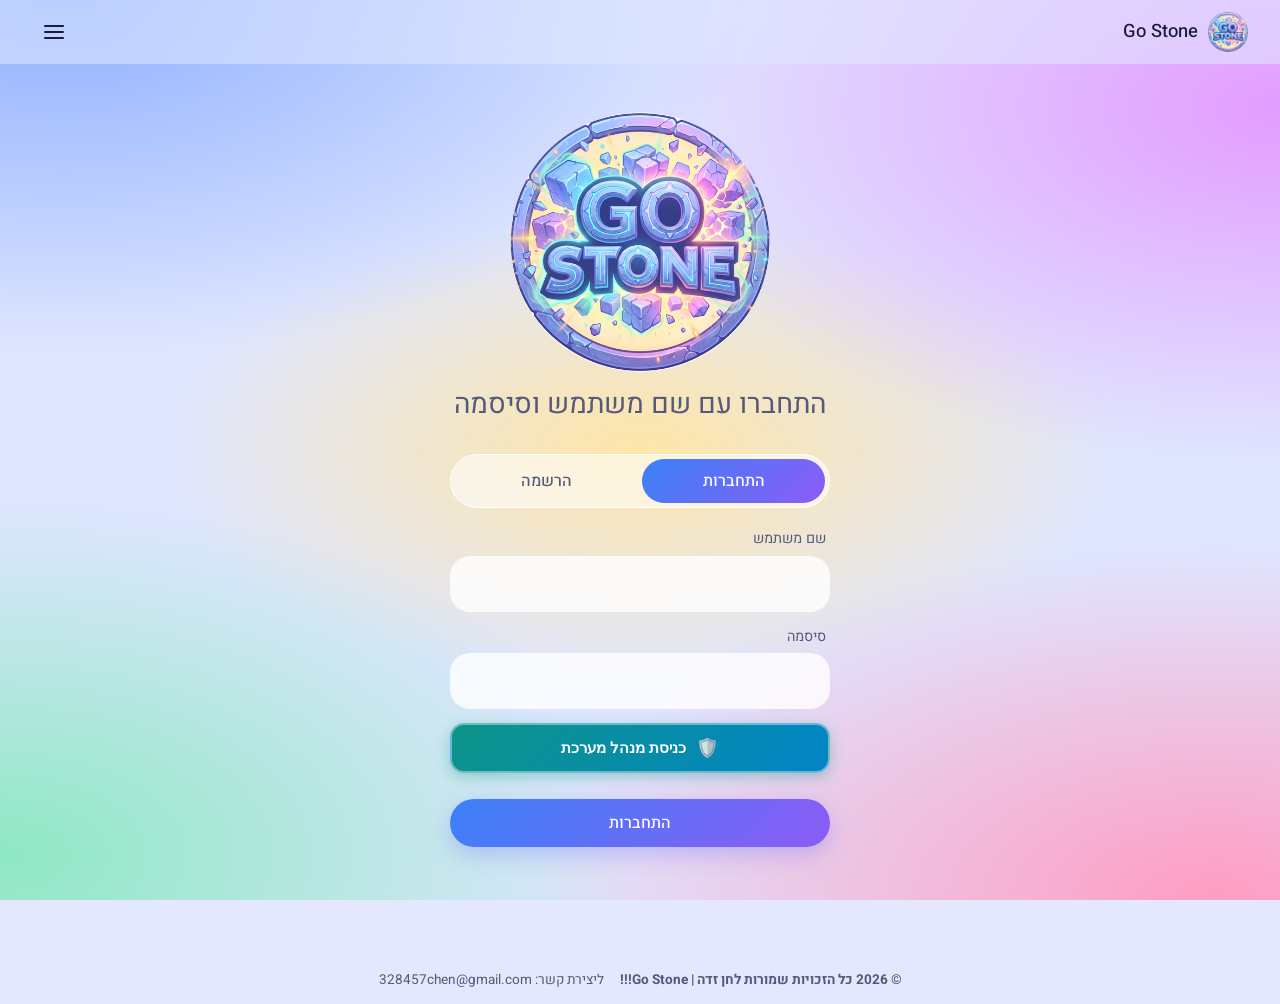
<file: index.html>
<!DOCTYPE html>
<html lang="he" dir="rtl">
<head>
  <meta charset="UTF-8">
  <meta name="viewport" content="width=device-width, initial-scale=1">
  <meta name="google-site-verification" content="g36psNEKTGwYKXlxQphGKhOUZQayy9CR2XFiNXkLKdQ" />
  <meta name="description" content="Go Stone!!! הוא משחק חשיבה ופאזל בלוקים מודרני בדפדפן. גררו צורות ללוח, השלימו שורות ושיברו שיאים בחינם!" />
  <meta name="keywords" content="Go Stone, משחק בלוקים, פאזל, משחק חשיבה, block puzzle, משחקי דפדפן, משחק בחינם">
  <meta property="og:title" content="Go Stone!!! - משחק פאזל בלוקים">
<meta property="og:description" content="שחקו עכשיו ב-Go Stone!!! - משחק חשיבה מאתגר בדפדפן!">
<meta property="og:image" content="https://328457chen-cyber.github.io/Go-Stone-Game/images/logo-nav.png">
<meta property="og:url" content="https://328457chen-cyber.github.io/Go-Stone-Game/">
<meta property="og:type" content="website">
  <title>Go Stone!!! - כניסה</title>
  <link rel="icon" href="images/favicon.ico" sizes="any">
<link rel="icon" type="image/png" sizes="32x32" href="images/favicon-32.png">
<link rel="apple-touch-icon" href="images/apple-touch-icon.png">
  <link rel="stylesheet" href="styles/style.css">
</head>
<body>
  <header class="topbar auth-topbar">
    <a class="brand" href="index.html">
      <img class="brand-logo" src="images/logo-nav.png" alt="">
      <span>Go Stone</span>
    </a>
    <button type="button" class="burger" id="authMenuBtn" aria-label="פתיחת תפריט" aria-expanded="false" aria-controls="authMenu">
      <span></span><span></span><span></span>
    </button>
    <nav class="nav-links" id="authMenu" aria-label="תפריט ראשי">
      <span class="nav-user">שלום, אורח</span>
      <button type="button" class="auth-menu-link" data-auth-mode="login">התחברות</button>
      <button type="button" class="auth-menu-link" data-auth-mode="register">הרשמה</button>
    </nav>
  </header>

  <main class="auth">
   

    <img class="logo-hero" src="images/logo.png" alt="Go Stone" width="260" height="260">
<h1 class="visually-hidden">Go Stone</h1>
    <p class="sub" id="authSub">התחברו עם שם משתמש וסיסמה</p>

    <!-- מעבר בין התחברות להרשמה -->
    <div class="tabs" role="tablist">
      <button type="button" class="tab active" data-mode="login" role="tab" aria-selected="true">התחברות</button>
      <button type="button" class="tab" data-mode="register" role="tab" aria-selected="false">הרשמה</button>
    </div>

    <form id="authForm" novalidate>
      <div class="field">
        <label for="username">שם משתמש</label>
        <input type="text" id="username" name="username" autocomplete="username">
      </div>

      <!-- מייל נדרש רק בהרשמה -->
      <div class="field hidden" id="emailField">
        <label for="email">מייל</label>
        <input type="email" id="email" name="email" autocomplete="email" inputmode="email" dir="ltr">
      </div>

      <div class="field">
        <label for="password">סיסמה</label>
        <input type="password" id="password" name="password" autocomplete="current-password" dir="ltr">
      </div>

     <button type="button" class="btn-admin-login" id="adminLoginBtn">
  <span class="admin-icon">🛡️</span>
  <span>כניסת מנהל מערכת</span>
</button>
      <button type="submit" class="btn primary" id="submitBtn">התחברות</button>
      <p id="authMessage" class="message" role="alert"></p>
    </form>
  </main>

  <script src="scripts/storage.js"></script>
  <script src="scripts/auth.js"></script>
 <footer class="site-footer">
  <strong>© 2026 כל הזכויות שמורות לחן זדה | Go Stone!!!</strong>
  <p>ליצירת קשר: <a href="mailto:328457chen@gmail.com">328457chen@gmail.com</a></p>
</footer>
</body>
</html>
</file>
<file: styles/style.css>
@import url('https://fonts.googleapis.com/css2?family=Heebo:wght@400;500;700&display=swap');

/* =====================================================
   משתני עיצוב. מצב בהיר כברירת מחדל, ומצב כהה לפי הגדרת המכשיר.
   הפלטה בהשראת Gemini: משטחים שטוחים ורכים, כחול ראשי, ומעבר צבעים
   כחול-סגול-ורוד שמופיע רק בכותרת הברכה ובקוביות.
   ===================================================== */
/* משתני עיצוב. מצב בהיר כברירת מחדל, ומצב כהה לפי הגדרת המכשיר.
   הרקע צבעוני (כתמי צבע רכים), והמשטחים שקופים למחצה כדי שהצבע ייראה מבעדם. */
:root {
  color-scheme: light dark;

  --bg: #e3e8ff;
  --page-bg:
    radial-gradient(75% 55% at 5% 0%, #8fb0ff 0%, transparent 72%),
    radial-gradient(70% 55% at 100% 12%, #e39cff 0%, transparent 72%),
    radial-gradient(75% 55% at 95% 100%, #ff9cc2 0%, transparent 72%),
    radial-gradient(70% 55% at 0% 95%, #8ee8c4 0%, transparent 72%),
    radial-gradient(50% 35% at 50% 50%, #ffe6a8 0%, transparent 75%),
    #dfe6ff;

  --surface: rgba(255, 255, 255, 0.55);
  --surface-2: rgba(255, 255, 255, 0.88);
  --edge: rgba(255, 255, 255, 0.95);
  --surface-input: rgba(255, 255, 255, 0.8);
  --dialog: #ffffff;
  --topbar-bg: rgba(225, 232, 255, 0.55);
  --cell: rgba(99, 102, 241, 0.16);

  --text: #1a1b3a;
  --muted: #565a7a;
  --line: rgba(60, 60, 130, 0.14);

  --primary: #5b5be6;
  --on-primary: #ffffff;
  --primary-container: rgba(99, 102, 241, 0.2);
  --on-primary-container: #1c1f6b;

  --danger: #b3261e;
  --danger-container: #fde1df;
  --on-danger-container: #7a1410;

  --ok: #16a34a;
  --warn: #f59e0b;
  --bad: #ef4444;

  --grad-primary: linear-gradient(135deg, #3b82f6, #8b5cf6);
  --gradient: linear-gradient(to left, #1d4ed8, #6d28d9, #be185d);
  --block: linear-gradient(135deg, #3b82f6, #a855f7);
  --timer: linear-gradient(to left, #ec4899, #8b5cf6, #3b82f6);
  --shadow: 0 8px 22px rgba(99, 102, 241, 0.3);

  --board-gap: 3px;
  --mini: clamp(9px, 4.6vw, 22px);
  --topbar-h: 64px;
}

@media (prefers-color-scheme: dark) {
  :root {
    --bg: #0e0f24;
    --page-bg:
      radial-gradient(55% 45% at 8% 0%, #2d3fb0 0%, transparent 70%),
      radial-gradient(50% 45% at 100% 8%, #7a2bb0 0%, transparent 70%),
      radial-gradient(55% 50% at 90% 100%, #a3285f 0%, transparent 70%),
      radial-gradient(50% 50% at 0% 100%, #0f7a70 0%, transparent 70%),
      #0e0f24;

    --surface: rgba(255, 255, 255, 0.08);
    --surface-2: rgba(255, 255, 255, 0.16);
    --edge: rgba(255, 255, 255, 0.12);
    --surface-input: rgba(255, 255, 255, 0.1);
    --dialog: #1d1e3f;
    --topbar-bg: rgba(14, 15, 36, 0.6);
    --cell: rgba(255, 255, 255, 0.08);

    --text: #f2f2ff;
    --muted: #b6b9dc;
    --line: rgba(255, 255, 255, 0.14);

    --primary: #aab6ff;
    --on-primary: #ffffff;
    --primary-container: rgba(139, 148, 255, 0.3);
    --on-primary-container: #eceeff;

    --danger: #ffb4ab;
    --danger-container: rgba(255, 90, 80, 0.22);
    --on-danger-container: #ffd9d5;

    --ok: #4ade80;
    --warn: #fbbf24;
    --bad: #f87171;

    --shadow: 0 8px 22px rgba(0, 0, 0, 0.4);
    --gradient: linear-gradient(to left, #60a5fa, #a78bfa, #f472b6);
  }
}

* { box-sizing: border-box; margin: 0; padding: 0; }

html { -webkit-text-size-adjust: 100%; -webkit-tap-highlight-color: transparent; }

body {
  font-family: 'Heebo', system-ui, -apple-system, 'Segoe UI', Arial, sans-serif;
  background: var(--bg);
  color: var(--text);
  min-height: 100vh;
  min-height: 100dvh;
  line-height: 1.5;
}

/* שכבת הרקע הצבעוני - קבועה, כך שהיא לא זזה בגלילה */
body::before {
  content: "";
  position: fixed;
  inset: 0;
  z-index: -1;
  background: var(--page-bg);
}

.hidden { display: none !important; }
.muted { color: var(--muted); }
.ltr { direction: ltr; text-align: right; }

a { color: var(--primary); }

:focus-visible {
  outline: 2px solid var(--primary);
  outline-offset: 2px;
}

/* =====================================================
   כותרת ברכה: האלמנט הבולט היחיד
   ===================================================== */
.greeting {
  font-size: clamp(2.2rem, 7vw, 3.5rem);
  font-weight: 500;
  line-height: 1.15;
  letter-spacing: -0.01em;
  background: var(--gradient);
  -webkit-background-clip: text;
  background-clip: text;
  color: transparent;
  padding-bottom: 0.1em;
}

.sub {
  font-size: clamp(1.2rem, 4vw, 1.75rem);
  color: var(--muted);
  font-weight: 400;
  margin-top: 4px;
}

.section-title {
  font-size: 1.1rem;
  font-weight: 500;
  margin: 32px 0 12px;
}



/* =====================================================
   כפתורים
   ===================================================== */
.btn {
  display: inline-flex;
  align-items: center;
  justify-content: center;
  gap: 8px;
  padding: 12px 24px;
  border: none;
  border-radius: 999px;
  font: inherit;
  font-weight: 500;
  cursor: pointer;
  text-decoration: none;
  transition: background-color 0.15s ease, opacity 0.15s ease;
}

.btn.primary { background: var(--grad-primary); color: var(--on-primary); box-shadow: var(--shadow); }
.btn.primary:hover { filter: brightness(1.08); }

.btn.tonal { background: var(--surface-2); color: var(--text); }
.btn.tonal:hover { filter: brightness(0.96); }

.btn.danger { background: var(--danger-container); color: var(--on-danger-container); }
.btn.danger:hover { opacity: 0.85; }

.btn.small { padding: 8px 16px; font-size: 0.9rem; }
.btn.large { padding: 16px 40px; font-size: 1.1rem; }

.icon-btn {
  flex: none;
  width: 40px;
  height: 40px;
  border: none;
  border-radius: 50%;
  background: var(--surface-2);
  color: var(--text);
  font: inherit;
  font-weight: 500;
  cursor: pointer;
}
.icon-btn:hover { filter: brightness(0.95); }

.chips { display: flex; flex-wrap: wrap; gap: 8px; margin-top: 24px; }

.chip {
  padding: 10px 18px;
  border-radius: 999px;
  border: 1px solid var(--line);
  background: var(--surface);
  color: var(--text);
  text-decoration: none;
  font-size: 0.95rem;
}
.chip:hover { background: var(--surface-2); }

.actions { margin-top: 28px; }

/* =====================================================
   סרגל ניווט + המבורגר
   ===================================================== */
.topbar {
  position: sticky;
  top: 0;
  z-index: 50;
  height: var(--topbar-h);
  display: flex;
  align-items: center;
  justify-content: space-between;
  padding: 0 clamp(12px, 4vw, 32px);
  background: var(--topbar-bg);
  -webkit-backdrop-filter: blur(14px);
  backdrop-filter: blur(14px);
}

.brand {
  display: flex;
  align-items: center;
  gap: 10px;
  color: var(--text);
  text-decoration: none;
  font-weight: 500;
  font-size: 1.15rem;
}

.nav-links { display: flex; align-items: center; gap: 4px; }

.nav-links a {
  padding: 8px 16px;
  border-radius: 999px;
  color: var(--text);
  text-decoration: none;
}
.nav-links a:hover { background: var(--surface-2); }
.nav-links a.active { background: var(--grad-primary); color: #fff; }

.nav-user { color: var(--muted); padding: 0 12px; font-size: 0.95rem; }

.burger {
  display: none;               /* מוצג רק במסך צר */
  width: 44px;
  height: 44px;
  border: none;
  border-radius: 50%;
  background: transparent;
  cursor: pointer;
  position: relative;
}
@media (hover: hover) { .burger:hover { background: var(--surface-2); } }

.burger span {
  position: absolute;
  inset-inline-start: 12px;
  width: 20px;
  height: 2px;
  border-radius: 2px;
  background: var(--text);
  transition: transform 0.2s ease, opacity 0.2s ease;
}
.burger span:nth-child(1) { top: 15px; }
.burger span:nth-child(2) { top: 21px; }
.burger span:nth-child(3) { top: 27px; }

.burger.open span:nth-child(1) { transform: translateY(6px) rotate(45deg); }
.burger.open span:nth-child(2) { opacity: 0; }
.burger.open span:nth-child(3) { transform: translateY(-6px) rotate(-45deg); }

.auth-topbar { position: sticky; }
.auth-topbar .burger { display: block; }
.auth-topbar .nav-links {
  display: none;
  position: absolute;
  top: calc(var(--topbar-h) - 4px);
  inset-inline: 12px;
  flex-direction: column;
  align-items: stretch;
  gap: 2px;
  padding: 8px;
  background: var(--dialog);
  border-radius: 24px;
  box-shadow: var(--shadow);
}
.auth-topbar .nav-links.open { display: flex; }
.auth-topbar .nav-links a,
.auth-menu-link {
  display: block;
  width: 100%;
  padding: 12px 16px;
  border: 0;
  border-radius: 999px;
  background: transparent;
  color: var(--text);
  font: inherit;
  text-align: start;
  text-decoration: none;
  cursor: pointer;
}
.auth-topbar .nav-links a:hover,
.auth-menu-link:hover { background: var(--surface-2); }
.auth-topbar .nav-user { padding: 10px 16px 4px; }

@media (max-width: 720px) {
  .burger { display: block; }

  .nav-links {
    display: none;
    position: absolute;
    top: calc(var(--topbar-h) - 4px);
    inset-inline: 12px;
    flex-direction: column;
    align-items: stretch;
    gap: 2px;
    padding: 8px;
    background: var(--dialog);
    border-radius: 24px;
    box-shadow: var(--shadow);
  }
  .nav-links.open { display: flex; }

  .nav-links a { padding: 14px 16px; }
  .brand span { white-space: nowrap; }
  .nav-user { padding: 10px 16px 4px; }
  .nav-links .btn { margin-top: 6px; background: var(--surface); }
}

/* =====================================================
   דפים רגילים
   ===================================================== */
.page {
  max-width: 680px;
  margin: 0 auto;
  padding: 24px clamp(16px, 4vw, 24px) 64px;
}
.page.wide { max-width: 1000px; }

.site-footer {
  display: flex;
  justify-content: center;
  align-items: center;
  flex-wrap: wrap;
  gap: 8px 16px;
  margin-top: 24px;
  padding: 14px 16px;
  color: var(--muted);
  text-align: center;
  font-size: 0.85rem;
}

.site-footer a {
  color: var(--muted);
  text-decoration: none;
  transition: color 0.15s ease;
}
.site-footer a:hover {
  color: var(--primary);
  text-decoration: underline;
}

/* =====================================================
   דף כניסה
   ===================================================== */
.auth {
  max-width: 420px;
  margin: 0 auto;
  padding: 48px clamp(14px, 5vw, 20px) 48px;
  display: flex;
  flex-direction: column;
}

.tabs {
  display: flex;
  gap: 4px;
  padding: 4px;
  margin: 28px 0 20px;
  background: var(--surface);
  -webkit-backdrop-filter: blur(10px);
  backdrop-filter: blur(10px);
  border-radius: 999px;
}

.tab {
  flex: 1;
  padding: 10px;
  border: none;
  border-radius: 999px;
  background: transparent;
  color: var(--muted);
  font: inherit;
  font-weight: 500;
  cursor: pointer;
}
.tab.active { background: var(--grad-primary); color: #fff; }

form { display: flex; flex-direction: column; gap: 14px; }

.field { display: flex; flex-direction: column; gap: 6px; }
.field label { font-size: 0.9rem; color: var(--muted); padding-inline: 4px; }

.field.inline { flex-direction: row; align-items: center; gap: 12px; margin: 20px 0 8px; }
.field.inline label { padding: 0; }

input[type="text"],
input[type="email"],
input[type="password"],
input[type="search"],
select {
  width: 100%;
  padding: 14px 18px;
  border: 2px solid transparent;
  border-radius: 20px;
  background: var(--surface-input);
  color: var(--text);
  font: inherit;
  min-width: 0;
}
input:focus, select:focus { outline: none; border-color: var(--primary); }
select { width: auto; min-width: 140px; border-radius: 999px; }

.check {
  display: flex;
  align-items: center;
  gap: 10px;
  padding-inline: 4px;
  color: var(--muted);
  font-size: 0.95rem;
  cursor: pointer;
}
.check input { width: 18px; height: 18px; accent-color: var(--primary); }

.message { min-height: 1.5em; text-align: center; font-size: 0.95rem; }
.message.error { color: var(--danger); }
.message.success { color: var(--ok); }

/* =====================================================
   תפריט: כרטיסי רמה
   ===================================================== */
.levels {
  display: grid;
  grid-template-columns: repeat(auto-fit, minmax(min(170px, 100%), 1fr));
  gap: 12px;
}

.level-card {
  --lc: var(--grad-primary);
  display: flex;
  flex-direction: column;
  align-items: flex-start;
  gap: 4px;
  padding: 18px 20px;
  border: 2px solid var(--edge);
  border-radius: 24px;
  background: var(--surface);
  -webkit-backdrop-filter: blur(10px);
  backdrop-filter: blur(10px);
  color: var(--text);
  font: inherit;
  text-align: start;
  cursor: pointer;
  transition: transform 0.15s ease, background-color 0.15s ease;
}
.level-card[data-level="fast"]   { --lc: linear-gradient(135deg, #ff8a5c, #ff4d8d); }
.level-card[data-level="medium"] { --lc: linear-gradient(135deg, #3b82f6, #8b5cf6); }
.level-card[data-level="slow"]   { --lc: linear-gradient(135deg, #10b981, #06b6d4); }

.level-card:hover { background: var(--surface-2); }
.level-card.selected { border-color: transparent; background: var(--lc); color: #fff; box-shadow: var(--shadow); transform: translateY(-2px); }

.level-name { font-size: 1.15rem; font-weight: 500; display: flex; align-items: center; gap: 8px; }
.level-name::before { content: ""; width: 12px; height: 12px; border-radius: 50%; background: var(--lc); }
.level-card.selected .level-name::before { background: #fff; }
.level-time { font-size: 1.8rem; font-weight: 500; line-height: 1.2; }
.level-desc { font-size: 0.9rem; opacity: 0.8; }

/* =====================================================
   הוראות
   ===================================================== */
.rules { list-style: none; display: flex; flex-direction: column; gap: 8px; }
.rules li { padding: 14px 18px; border-radius: 18px; background: var(--surface); -webkit-backdrop-filter: blur(10px); backdrop-filter: blur(10px); border-inline-start: 4px solid #8b5cf6; }
.rules li:nth-child(3n+2) { border-inline-start-color: #3b82f6; }
.rules li:nth-child(3n) { border-inline-start-color: #ec4899; }

.plain-list { padding-inline-start: 20px; margin: 12px 0; display: flex; flex-direction: column; gap: 6px; }

/* =====================================================
   טבלאות (שיאים + ניהול)
   ===================================================== */
.table-wrap { overflow-x: auto; margin-top: 12px; }

table { width: 100%; border-collapse: collapse; }

th, td { padding: 12px 10px; text-align: start; vertical-align: middle; }

th { color: var(--muted); font-weight: 500; font-size: 0.9rem; border-bottom: 1px solid var(--line); }

tbody tr { border-bottom: 1px solid var(--line); }
tbody tr:hover { background: var(--surface); }
tbody tr.mine { background: var(--primary-container); color: var(--on-primary-container); font-weight: 500; }

td.code { font-family: ui-monospace, Consolas, monospace; letter-spacing: 0.03em; }

.empty { margin-top: 20px; padding: 20px; text-align: center; color: var(--muted); background: var(--surface); border-radius: 20px; }

/* מובייל: כל שורה בטבלה הופכת לכרטיס, וכל תא מציג את שם העמודה שלו */
@media (max-width: 640px) {
  .responsive-table thead { display: none; }

  .responsive-table,
  .responsive-table tbody,
  .responsive-table tr,
  .responsive-table td { display: block; width: 100%; }

  .responsive-table tr {
    margin-bottom: 10px;
    padding: 8px 16px;
    border: none;
    border-radius: 20px;
    background: var(--surface);
  }
  .responsive-table tbody tr:hover { background: var(--surface); }
  .responsive-table tbody tr.mine { background: var(--primary-container); }

  .responsive-table td {
    display: flex;
    justify-content: space-between;
    align-items: center;
    gap: 16px;
    padding: 6px 0;
  }
  .responsive-table td::before {
    content: attr(data-label);
    color: var(--muted);
    font-size: 0.85rem;
  }
  .responsive-table tr.mine td::before { color: inherit; opacity: 0.7; }
  .responsive-table td.ltr { direction: rtl; }   /* שהתווית והערך יישארו באותו סדר בכל השורות */
}

/* =====================================================
   דף ניהול
   ===================================================== */
.stats {
  display: grid;
  grid-template-columns: repeat(auto-fit, minmax(min(150px, 100%), 1fr));
  gap: 12px;
  margin: 28px 0 8px;
}

.stat-card {
  display: flex;
  flex-direction: column;
  gap: 2px;
  padding: 18px 20px;
  border-radius: 24px;
  border: 1px solid var(--edge);
  background: var(--surface);
  -webkit-backdrop-filter: blur(10px);
  backdrop-filter: blur(10px);
}
.stat-card:nth-child(1) { background: linear-gradient(135deg, rgba(59, 130, 246, 0.28), rgba(139, 92, 246, 0.2)); }
.stat-card:nth-child(2) { background: linear-gradient(135deg, rgba(236, 72, 153, 0.26), rgba(251, 146, 60, 0.2)); }
.stat-card:nth-child(3) { background: linear-gradient(135deg, rgba(16, 185, 129, 0.28), rgba(6, 182, 212, 0.2)); }
.stat-label { font-size: 0.9rem; color: var(--muted); }
.stat-number { font-size: 2rem; font-weight: 500; line-height: 1.2; }

.section-head {
  display: flex;
  flex-wrap: wrap;
  align-items: center;
  justify-content: space-between;
  gap: 12px;
}
.section-head .section-title { margin-bottom: 0; }

.tools { display: flex; flex-wrap: wrap; align-items: center; gap: 8px; }
.tools input { width: 240px; max-width: 100%; padding: 10px 18px; border-radius: 999px; }

@media (max-width: 480px) {
  .tools { width: 100%; }
  .tools input { flex: 1; width: auto; }
}

/* =====================================================
   משחק
   ===================================================== */
.game {
  max-width: 520px;
  margin: 0 auto;
  padding: 8px clamp(10px, 4vw, 16px) 32px;
  user-select: none;
  -webkit-user-select: none;
}

.game-head {
  display: flex;
  align-items: center;
  justify-content: space-between;
  gap: 8px;
  margin-bottom: 12px;
}
.game-stats { display: flex; flex: 1; min-width: 0; gap: 8px; }
.game-controls {
  display: flex !important;
  flex: none;
  align-items: center;
  justify-content: flex-start;
  gap: 6px;
  visibility: visible !important;
  opacity: 1 !important;
}
.game-controls > button { display: inline-flex; flex: none; align-items: center; justify-content: center; position: relative; z-index: 1; }
.pause-btn {
  gap: 8px;
  color: var(--on-primary);
  background: var(--grad-primary);
  box-shadow: var(--shadow);
  transition: transform 0.15s ease, filter 0.15s ease;
}
.pause-btn:hover { filter: brightness(1.08); transform: translateY(-1px); }
.pause-btn svg { width: 20px; height: 20px; fill: currentColor; }
.pause-btn .play-icon { display: none; }
.pause-btn.is-paused .pause-icon { display: none; }
.pause-btn.is-paused .play-icon { display: block; }
.finish-btn { padding-inline: 16px; }
.game-controls #helpBtn { width: 36px; height: 36px; }

.stat {
  display: flex;
  flex-direction: column;
  flex: 1;
  min-width: 0;
  max-width: 130px;
  padding: 8px 18px;
  border-radius: 20px;
  border: 1px solid var(--edge);
  background: var(--surface);
  -webkit-backdrop-filter: blur(10px);
  backdrop-filter: blur(10px);
}
.stat .stat-label { font-size: 0.8rem; }
.stat-value { font-size: 1.6rem; font-weight: 500; line-height: 1.2; }
.stat-value.small { font-size: 1.1rem; line-height: 1.9; }

.timer { margin-bottom: 14px; }
.timer-label { display: flex; justify-content: space-between; font-size: 0.85rem; color: var(--muted); margin-bottom: 6px; }

.timer-track { height: 10px; border-radius: 99px; background: var(--surface-2); overflow: hidden; }
.timer-bar {
  height: 100%;
  width: 100%;
  border-radius: 99px;
  background: var(--timer);
  transition: width 1s linear, background 0.4s ease;
}
.timer-bar.warning { background: var(--warn); }
.timer-bar.danger { background: var(--bad); }

/* גודל הלוח מותאם גם לגובה המסך, כך שהמגש נשאר בתוך המסך בטלפון במצב לרוחב */
.board-wrap { width: min(100%, max(260px, calc(100dvh - 380px))); margin: 0 auto; }

#board {
  direction: ltr;          /* הצורות והלוח לא מתהפכים בעברית */
  display: grid;
  grid-template-columns: repeat(8, 1fr);
  grid-template-rows: repeat(8, 1fr);
  gap: var(--board-gap);
  width: 100%;
  aspect-ratio: 1 / 1;
  padding: 8px;
  border-radius: 24px;
  background: var(--surface);
  -webkit-backdrop-filter: blur(10px);
  backdrop-filter: blur(10px);
  box-shadow: var(--shadow);
}

.cell { border-radius: 6px; background: var(--cell); }
.cell.filled { background: var(--block); box-shadow: 0 2px 8px rgba(139, 92, 246, 0.45); }
.cell.preview-ok { background: var(--ok); opacity: 0.75; }
.cell.preview-bad { background: var(--bad); opacity: 0.7; }

.tray {
  display: grid;
  grid-template-columns: repeat(3, minmax(0, 1fr));
  align-items: center;
  justify-items: center;
  min-height: 124px;
  margin-top: 16px;
  padding: 12px;
  border-radius: 24px;
  background: var(--surface);
  -webkit-backdrop-filter: blur(10px);
  backdrop-filter: blur(10px);
}

.shape-piece {
  direction: ltr;
  display: grid;
  gap: 3px;
  padding: 10px;
  cursor: grab;
  touch-action: none;      /* חשוב: בלי זה הדפדפן יגלול את הדף במקום לגרור את הצורה */
}
.shape-piece.dragging { opacity: 0.3; }
.shape-piece.used { visibility: hidden; }

.mini-cell { width: var(--mini); height: var(--mini); border-radius: 4px; }
.mini-cell.on { background: var(--block); }

.drag-ghost {
  direction: ltr;
  position: fixed;
  display: grid;
  gap: var(--board-gap);
  pointer-events: none;
  z-index: 1000;
  opacity: 0.55;          /* שקופה למחצה, כדי שהסימון הירוק/אדום בלוח ייראה דרכה */
}
.ghost-cell { background: var(--block); border-radius: 6px; }

.hint { margin-top: 14px; text-align: center; font-size: 0.8rem; color: var(--muted); }

@media (max-width: 520px) {
  .game-head { gap: 6px; }
  .game-stats { gap: 5px; }
  .game-stats .stat { max-width: none; padding-inline: 8px; }
  .game-controls { gap: 4px; }
  .game-controls #pauseBtn { padding: 8px; gap: 4px; }
  .finish-btn { padding-inline: 8px; }
}

@media (max-width: 380px) {
  .game-stats { gap: 6px; }
  .game-stats .stat { padding-inline: 6px; }
  .game-controls { gap: 3px; }
  .game-controls #pauseBtn { padding-inline: 6px; }
  .finish-btn { padding-inline: 10px; font-size: 0.8rem; }
}

@media (hover: none) { .hint { display: none; } }  /* במסך מגע אין מקלדת, אז אין צורך ברמז */

/* =====================================================
   חלוניות (dialog) והודעה קצרה
   ===================================================== */
dialog {
  border: none;
  border-radius: 28px;
  padding: 28px;
  width: min(92vw, 400px);
  background: var(--dialog);
  color: var(--text);
  margin: auto;
  box-shadow: 0 20px 60px rgba(0, 0, 0, 0.35);
}
dialog::backdrop { background: rgba(0, 0, 0, 0.5); }

dialog h2 { font-size: 1.4rem; font-weight: 500; margin-bottom: 8px; }

dialog .btn.tonal { background: var(--surface-input); border: 1px solid var(--line); }

.dialog-actions { display: flex; flex-wrap: wrap; gap: 8px; margin-top: 20px; }
.dialog-actions.column { flex-direction: column; }
.dialog-actions.column .btn { width: 100%; }

.final-label { margin-top: 16px; color: var(--muted); }
.final-score {
  font-size: 4rem;
  font-weight: 500;
  line-height: 1.1;
  background: var(--gradient);
  -webkit-background-clip: text;
  background-clip: text;
  color: transparent;
}

.toast {
  position: fixed;
  inset-inline: 0;
  bottom: 28px;
  width: fit-content;
  margin-inline: auto;
  padding: 12px 22px;
  border-radius: 999px;
  background: var(--grad-primary);
  color: #fff;
  font-weight: 500;
  opacity: 0;
  transform: translateY(12px);
  pointer-events: none;
  transition: opacity 0.2s ease, transform 0.2s ease;
  z-index: 2000;
}
.toast.show { opacity: 1; transform: translateY(0); }

/* מסכים צרים מאוד (למשל חלון דפדפן מכווץ) */
@media (max-width: 360px) {
  .greeting { font-size: 2rem; }
  .sub { font-size: 1.1rem; }
  .shape-piece { padding: 4px; }
  .tray { padding: 8px; }
  .stat { padding: 6px 12px; }
  .stat-value { font-size: 1.3rem; }
  .timer-label { flex-wrap: wrap; gap: 2px 8px; }
  dialog { padding: 20px; }
  .final-score { font-size: 3rem; }
  .btn.large { padding: 14px 24px; }
}

/* מי שביקש פחות תנועה: מבטלים אנימציות, חוץ מפס הזמן שהוא חלק מהמשחק */
@media (prefers-reduced-motion: reduce) {
  *:not(.timer-bar) { transition-duration: 0.01ms !important; }
}

/* מסגרת עדינה למשטחים, כדי שיישארו ברורים גם על אזורים בהירים ברקע */
#board, .tray, .tabs, .empty { border: 1px solid var(--edge); }
.brand-logo { width: 40px; height: 40px; flex: none; }

.logo-hero {
  display: block;
  width: min(260px, 62vw);
  height: auto;
  margin: 0 auto 8px;
}
.page .logo-hero { width: min(140px, 40vw); }
.auth .sub { text-align: center; }

.visually-hidden {
  position: absolute;
  width: 1px;
  height: 1px;
  overflow: hidden;
  clip: rect(0 0 0 0);
  white-space: nowrap;
}
/* הדגשת שורות וטורים בפוטנציאל מחיקה */
.cell.preview-clearing {
  background-color: rgba(255, 215, 0, 0.6) !important; /* צהוב-זהב בולט */
  box-shadow: 0 0 10px rgba(255, 215, 0, 0.8), inset 0 0 5px #fff;
  transform: scale(1.03);
  z-index: 2;
  transition: background-color 0.15s ease, transform 0.15s ease;
}
/* עיצוב מעוצב, נעים ומנהלי המתאים לסגנון המשחק */
.btn-admin-login {
  display: inline-flex;
  align-items: center;
  justify-content: center;
  gap: 10px;
  width: 100%;
  padding: 12px 20px;
  margin-bottom: 12px;
  font-size: 0.95rem;
  font-weight: 700;
  color: #ffffff;
  /* גראדיאנט טורקיז-כחול משחקי ואלגנטי */
  background: linear-gradient(135deg, #0d9488 0%, #0284c7 100%);
  border: 2px solid rgba(255, 255, 255, 0.4);
  border-radius: 14px;
  cursor: pointer;
  box-shadow: 0 4px 14px rgba(13, 148, 136, 0.35);
  transition: all 0.25s cubic-bezier(0.4, 0, 0.2, 1);
}

.btn-admin-login:hover {
  background: linear-gradient(135deg, #0f766e 0%, #0369a1 100%);
  border-color: #ffffff;
  box-shadow: 0 6px 20px rgba(2, 132, 199, 0.45);
  transform: translateY(-2px);
}

.btn-admin-login:active {
  transform: translateY(0);
  box-shadow: 0 2px 8px rgba(13, 148, 136, 0.3);
}

.btn-admin-login .admin-icon {
  font-size: 1.15rem;
  transition: transform 0.25s ease;
}

.btn-admin-login:hover .admin-icon {
  transform: scale(1.2) rotate(-8deg);
}
/* הדגשת שורות וטורים שעומדים להימחק */
.cell.preview-clearing {
  background-color: rgba(255, 215, 0, 0.75) !important; /* צהוב-זהב בולט */
  box-shadow: 0 0 12px rgba(255, 215, 0, 0.9), inset 0 0 6px #fff !important;
  transform: scale(1.04);
  z-index: 5;
}
</file>
